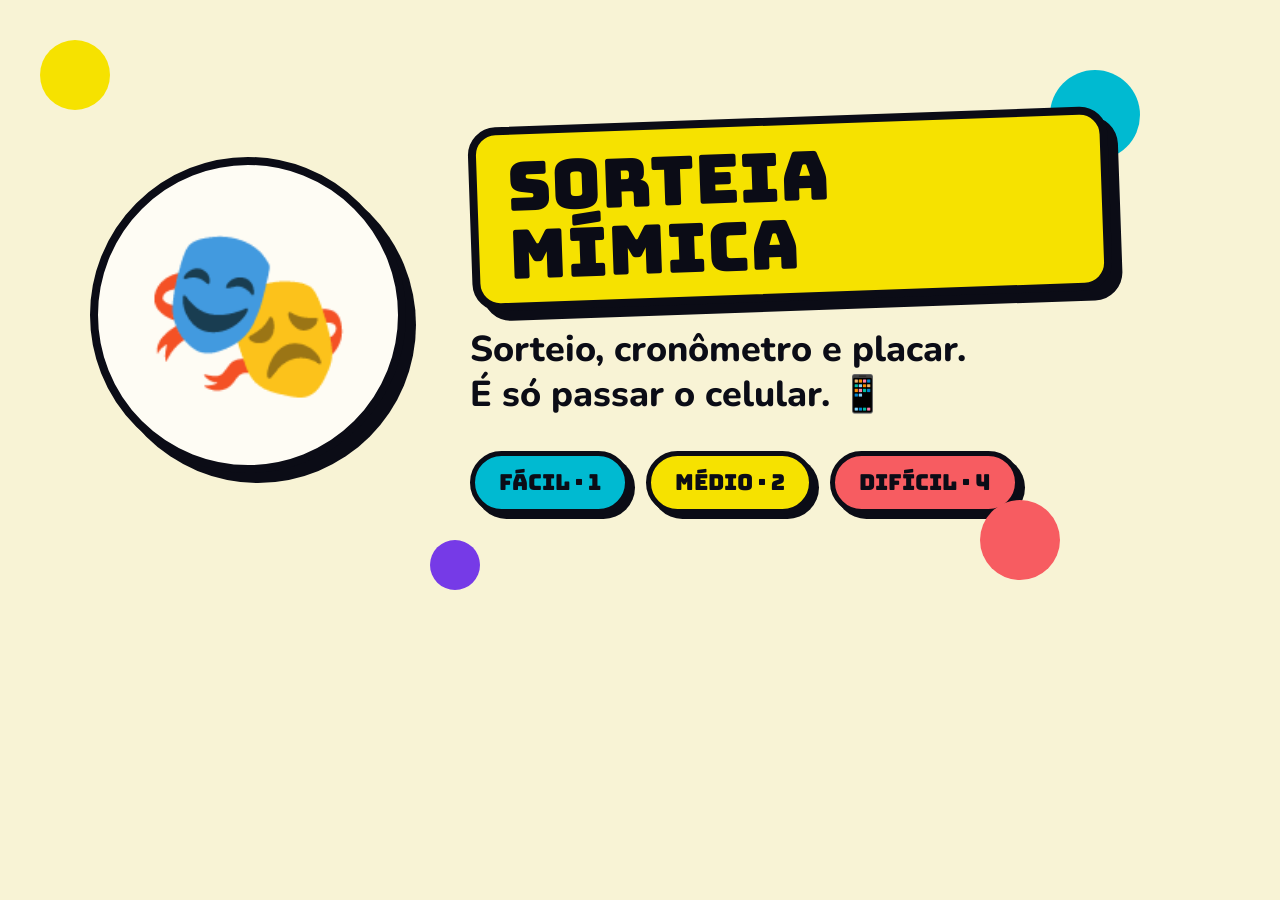
<file: tools/og-capa.html>
<!doctype html><html><head><meta charset="utf-8">
<link rel="stylesheet" href="https://fonts.googleapis.com/css2?family=Bungee&family=Nunito:wght@700;800;900&display=swap">
<style>
html,body{margin:0;width:1200px;height:630px;overflow:hidden}
body{position:relative;font-family:Nunito,system-ui,sans-serif;font-weight:800;color:#0b0c16;background:#f8f3d5;display:flex;align-items:center;gap:64px;padding:0 90px;box-sizing:border-box}
.bola{position:absolute;border-radius:50%}
.emoji{flex:none;width:300px;height:300px;border-radius:50%;background:#fefcf4;border:8px solid #0b0c16;box-shadow:10px 10px 0 #0b0c16;display:grid;place-items:center;font-size:170px}
h1{display:inline-block;font-family:Bungee,system-ui,sans-serif;font-weight:400;font-size:68px;margin:0 0 26px;line-height:1;padding:18px 30px 14px;background:#f6e200;border:8px solid #0b0c16;border-radius:28px;box-shadow:10px 10px 0 #0b0c16;transform:rotate(-2deg)}
p{font-size:36px;margin:0 0 34px;line-height:1.25}
.chips{display:flex;gap:16px}
.chip{font-family:Bungee,system-ui,sans-serif;font-weight:400;font-size:22px;padding:12px 24px;border-radius:999px;border:5px solid #0b0c16;box-shadow:5px 5px 0 #0b0c16}
.f{background:#00bad1}.m{background:#f6e200}.d{background:#f75c61}
</style></head><body>
<span class="bola" style="width:70px;height:70px;left:40px;top:40px;background:#f6e200"></span>
<span class="bola" style="width:90px;height:90px;right:60px;top:70px;background:#00bad1"></span>
<span class="bola" style="width:80px;height:80px;right:140px;bottom:50px;background:#f75c61"></span>
<span class="bola" style="width:50px;height:50px;left:430px;bottom:40px;background:#763ae7"></span>
<div class="emoji">🎭</div>
<div><h1>SORTEIA MÍMICA</h1><p>Sorteio, cronômetro e placar.<br>É só passar o celular. 📱</p>
<div class="chips"><span class="chip f">Fácil · 1</span><span class="chip m">Médio · 2</span><span class="chip d">Difícil · 4</span></div></div>
</body></html>
</file>
